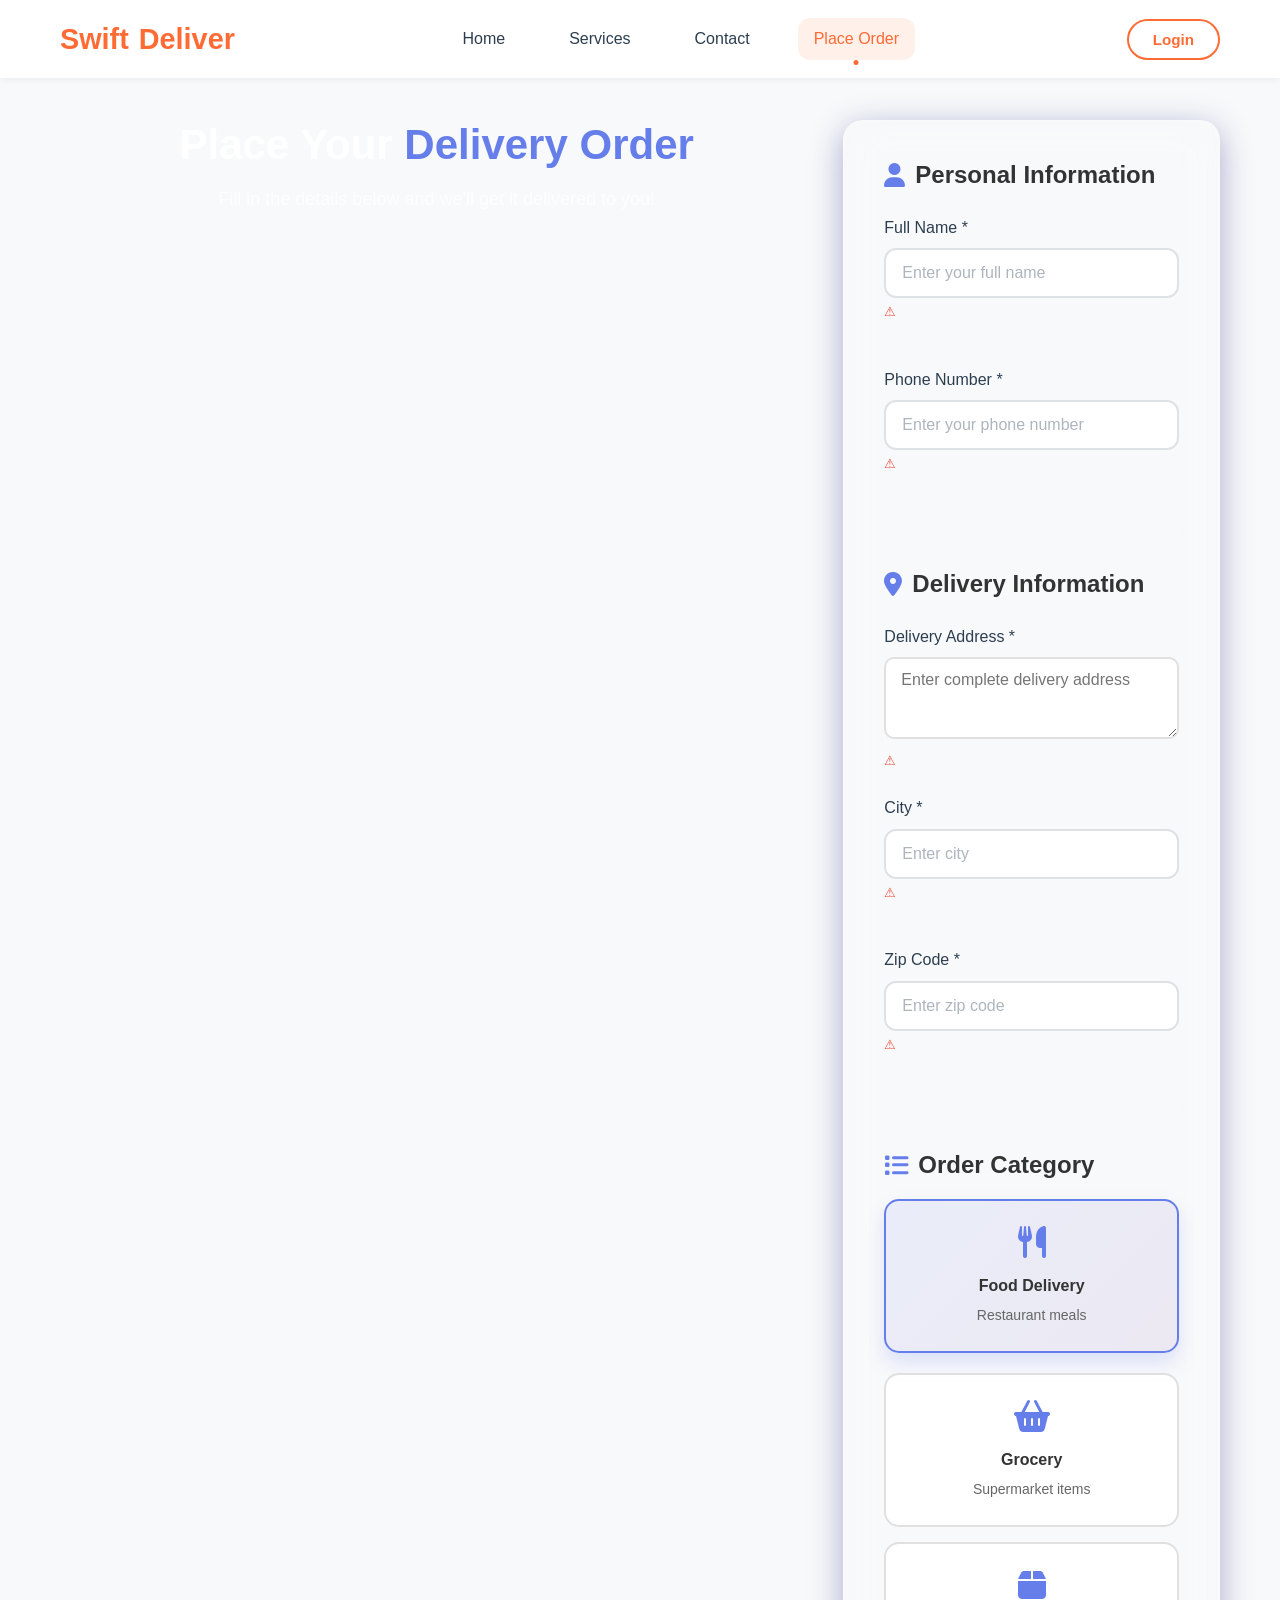
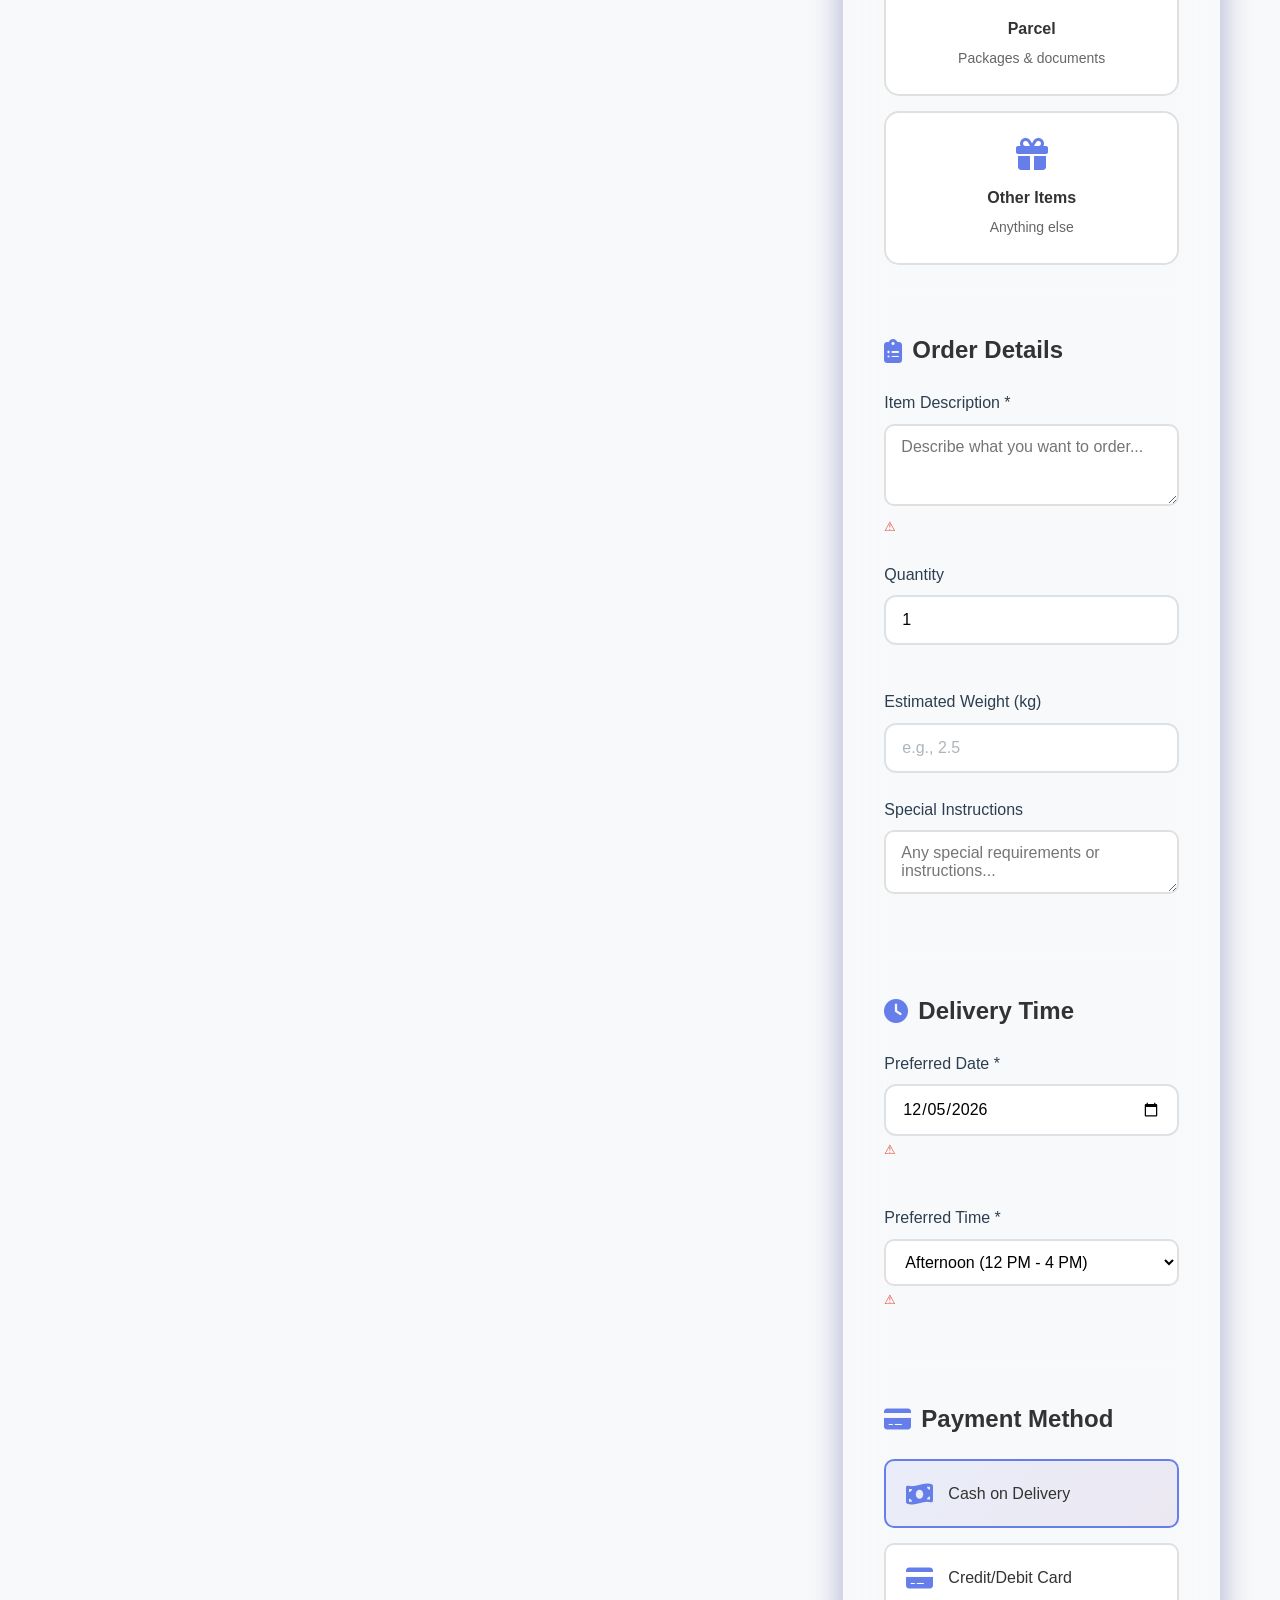
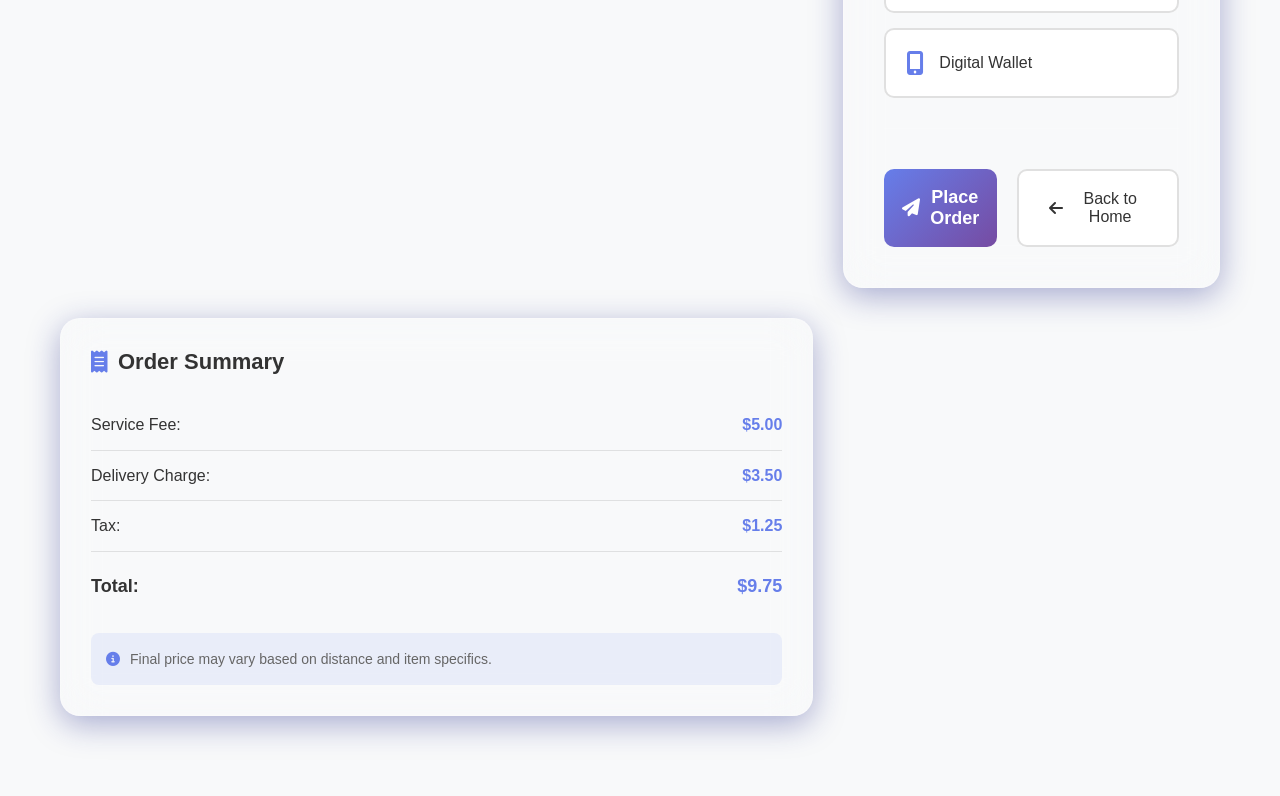
<file: order.html>
<!DOCTYPE html>
<html lang="en">
<head>
    <meta charset="UTF-8">
    <meta name="viewport" content="width=device-width, initial-scale=1.0">
    <title>Place Your Order - SwiftDeliver</title>
    <link rel="stylesheet" href="style.css">
    <link rel="stylesheet" href="order.css">
    <link rel="stylesheet" href="https://cdnjs.cloudflare.com/ajax/libs/font-awesome/6.4.0/css/all.min.css">
</head>
<body>
    <!-- Navigation -->
    <nav class="navbar">
        <div class="container">
            <a href="index.html" class="logo">Swift<span>Deliver</span></a>
            <ul class="nav-links">
                <li><a href="index.html">Home</a></li>
                <li><a href="index.html#services">Services</a></li>
                <li><a href="index.html#contact">Contact</a></li>
                <li><a href="order.html" class="active">Place Order</a></li>
            </ul>
            <div class="auth-buttons">
                <button class="btn-login" id="loginBtn">Login</button>
            </div>
        </div>
    </nav>

    <!-- Order Form Section -->
    <section class="order-section">
        <div class="container">
            <div class="order-header">
                <h1>Place Your <span>Delivery Order</span></h1>
                <p>Fill in the details below and we'll get it delivered to you!</p>
            </div>
            
            <div class="order-form-container glass">
                <form id="orderForm">
                    <!-- Personal Information -->
                    <div class="form-section">
                        <h2><i class="fas fa-user"></i> Personal Information</h2>
                        <div class="form-grid">
                            <div class="form-group">
                                <label for="fullName">Full Name *</label>
                                <input type="text" id="fullName" required placeholder="Enter your full name">
                                <div class="error" id="fullNameError"></div>
                            </div>
                            <div class="form-group">
                                <label for="phoneNumber">Phone Number *</label>
                                <input type="tel" id="phoneNumber" required placeholder="Enter your phone number">
                                <div class="error" id="phoneNumberError"></div>
                            </div>
                        </div>
                    </div>
                    
                    <!-- Delivery Information -->
                    <div class="form-section">
                        <h2><i class="fas fa-map-marker-alt"></i> Delivery Information</h2>
                        <div class="form-group">
                            <label for="deliveryAddress">Delivery Address *</label>
                            <textarea id="deliveryAddress" rows="3" required placeholder="Enter complete delivery address"></textarea>
                            <div class="error" id="deliveryAddressError"></div>
                        </div>
                        <div class="form-grid">
                            <div class="form-group">
                                <label for="city">City *</label>
                                <input type="text" id="city" required placeholder="Enter city">
                                <div class="error" id="cityError"></div>
                            </div>
                            <div class="form-group">
                                <label for="zipCode">Zip Code *</label>
                                <input type="text" id="zipCode" required placeholder="Enter zip code">
                                <div class="error" id="zipCodeError"></div>
                            </div>
                        </div>
                    </div>
                    
                    <!-- Order Category -->
                    <div class="form-section">
                        <h2><i class="fas fa-list"></i> Order Category</h2>
                        <div class="category-grid">
                            <div class="category-option">
                                <input type="radio" id="food" name="category" value="food" checked>
                                <label for="food">
                                    <i class="fas fa-utensils"></i>
                                    <span>Food Delivery</span>
                                    <small>Restaurant meals</small>
                                </label>
                            </div>
                            <div class="category-option">
                                <input type="radio" id="grocery" name="category" value="grocery">
                                <label for="grocery">
                                    <i class="fas fa-shopping-basket"></i>
                                    <span>Grocery</span>
                                    <small>Supermarket items</small>
                                </label>
                            </div>
                            <div class="category-option">
                                <input type="radio" id="parcel" name="category" value="parcel">
                                <label for="parcel">
                                    <i class="fas fa-box"></i>
                                    <span>Parcel</span>
                                    <small>Packages & documents</small>
                                </label>
                            </div>
                            <div class="category-option">
                                <input type="radio" id="other" name="category" value="other">
                                <label for="other">
                                    <i class="fas fa-gift"></i>
                                    <span>Other Items</span>
                                    <small>Anything else</small>
                                </label>
                            </div>
                        </div>
                    </div>
                    
                    <!-- Order Details -->
                    <div class="form-section">
                        <h2><i class="fas fa-clipboard-list"></i> Order Details</h2>
                        <div class="form-group">
                            <label for="orderDescription">Item Description *</label>
                            <textarea id="orderDescription" rows="3" required placeholder="Describe what you want to order..."></textarea>
                            <div class="error" id="orderDescriptionError"></div>
                        </div>
                        <div class="form-grid">
                            <div class="form-group">
                                <label for="quantity">Quantity</label>
                                <input type="number" id="quantity" min="1" value="1" placeholder="How many items?">
                            </div>
                            <div class="form-group">
                                <label for="weight">Estimated Weight (kg)</label>
                                <input type="number" id="weight" min="0.1" step="0.1" placeholder="e.g., 2.5">
                            </div>
                        </div>
                        <div class="form-group">
                            <label for="specialInstructions">Special Instructions</label>
                            <textarea id="specialInstructions" rows="2" placeholder="Any special requirements or instructions..."></textarea>
                        </div>
                    </div>
                    
                    <!-- Delivery Time -->
                    <div class="form-section">
                        <h2><i class="fas fa-clock"></i> Delivery Time</h2>
                        <div class="form-grid">
                            <div class="form-group">
                                <label for="deliveryDate">Preferred Date *</label>
                                <input type="date" id="deliveryDate" required>
                                <div class="error" id="deliveryDateError"></div>
                            </div>
                            <div class="form-group">
                                <label for="deliveryTime">Preferred Time *</label>
                                <select id="deliveryTime" required>
                                    <option value="">Select time</option>
                                    <option value="morning">Morning (8 AM - 12 PM)</option>
                                    <option value="afternoon">Afternoon (12 PM - 4 PM)</option>
                                    <option value="evening">Evening (4 PM - 8 PM)</option>
                                    <option value="night">Night (8 PM - 11 PM)</option>
                                </select>
                                <div class="error" id="deliveryTimeError"></div>
                            </div>
                        </div>
                    </div>
                    
                    <!-- Payment Method -->
                    <div class="form-section">
                        <h2><i class="fas fa-credit-card"></i> Payment Method</h2>
                        <div class="payment-options">
                            <div class="payment-option">
                                <input type="radio" id="cash" name="payment" value="cash" checked>
                                <label for="cash">
                                    <i class="fas fa-money-bill-wave"></i>
                                    <span>Cash on Delivery</span>
                                </label>
                            </div>
                            <div class="payment-option">
                                <input type="radio" id="card" name="payment" value="card">
                                <label for="card">
                                    <i class="fas fa-credit-card"></i>
                                    <span>Credit/Debit Card</span>
                                </label>
                            </div>
                            <div class="payment-option">
                                <input type="radio" id="digital" name="payment" value="digital">
                                <label for="digital">
                                    <i class="fas fa-mobile-alt"></i>
                                    <span>Digital Wallet</span>
                                </label>
                            </div>
                        </div>
                    </div>
                    
                    <!-- Submit Button -->
                    <div class="form-actions">
                        <button type="submit" class="btn-submit-order">
                            <i class="fas fa-paper-plane"></i> Place Order
                        </button>
                        <button type="button" class="btn-back" onclick="window.location.href='index.html'">
                            <i class="fas fa-arrow-left"></i> Back to Home
                        </button>
                    </div>
                </form>
            </div>
            
            <!-- Order Summary (Optional Sidebar) -->
            <div class="order-summary glass">
                <h3><i class="fas fa-receipt"></i> Order Summary</h3>
                <div class="summary-details">
                    <div class="summary-item">
                        <span>Service Fee:</span>
                        <span class="price">$5.00</span>
                    </div>
                    <div class="summary-item">
                        <span>Delivery Charge:</span>
                        <span class="price">$3.50</span>
                    </div>
                    <div class="summary-item">
                        <span>Tax:</span>
                        <span class="price">$1.25</span>
                    </div>
                    <div class="summary-item total">
                        <span>Total:</span>
                        <span class="price">$9.75</span>
                    </div>
                </div>
                <div class="summary-note">
                    <p><i class="fas fa-info-circle"></i> Final price may vary based on distance and item specifics.</p>
                </div>
            </div>
        </div>
    </section>

    <script src="order.js"></script>
</body>
</html>
</file>
<file: style.css>
/* ===== RESET & BASE STYLES ===== */
* {
    margin: 0;
    padding: 0;
    box-sizing: border-box;
}

:root {
    --primary-color: #FF6B35;
    --primary-dark: #E85A2A;
    --primary-light: #FF8B5C;
    --secondary-color: #2D3047;
    --accent-color: #00C9B7;
    --text-dark: #2C3E50;
    --text-light: #7F8C8D;
    --background-light: #F8F9FA;
    --background-dark: #2D3047;
    --white: #FFFFFF;
    --gray-100: #F8F9FA;
    --gray-200: #E9ECEF;
    --gray-300: #DEE2E6;
    --gray-400: #CED4DA;
    --gray-500: #ADB5BD;
    --success-color: #2ECC71;
    --warning-color: #FFC107;
    --error-color: #E74C3C;
    --shadow-sm: 0 2px 8px rgba(0, 0, 0, 0.05);
    --shadow-md: 0 4px 16px rgba(0, 0, 0, 0.1);
    --shadow-lg: 0 8px 32px rgba(0, 0, 0, 0.15);
    --shadow-glass: 0 8px 32px 0 rgba(31, 38, 135, 0.37);
    --radius-sm: 8px;
    --radius-md: 12px;
    --radius-lg: 20px;
    --radius-xl: 30px;
    --transition-fast: 0.2s ease;
    --transition-normal: 0.3s ease;
    --transition-slow: 0.5s ease;
}

html {
    scroll-behavior: smooth;
}

body {
    font-family: 'Poppins', sans-serif;
    line-height: 1.6;
    color: var(--text-dark);
    background-color: var(--background-light);
    overflow-x: hidden;
}

.container {
    width: 100%;
    max-width: 1200px;
    margin: 0 auto;
    padding: 0 20px;
}

/* ===== TYPOGRAPHY ===== */
h1, h2, h3, h4, h5, h6 {
    font-family: 'Montserrat', sans-serif;
    font-weight: 700;
    line-height: 1.2;
    margin-bottom: 1rem;
}

h1 {
    font-size: 3.5rem;
    font-weight: 900;
}

h2 {
    font-size: 2.5rem;
}

h3 {
    font-size: 1.75rem;
}

p {
    margin-bottom: 1rem;
    color: var(--text-light);
}

/* ===== BUTTONS ===== */
.btn-primary {
    display: inline-flex;
    align-items: center;
    gap: 10px;
    background: linear-gradient(135deg, var(--primary-color), var(--primary-dark));
    color: var(--white);
    padding: 14px 32px;
    border: none;
    border-radius: var(--radius-xl);
    font-size: 1rem;
    font-weight: 600;
    text-decoration: none;
    cursor: pointer;
    transition: all var(--transition-normal);
    box-shadow: var(--shadow-md);
    position: relative;
    overflow: hidden;
}

.btn-primary:hover {
    transform: translateY(-3px);
    box-shadow: var(--shadow-lg);
    background: linear-gradient(135deg, var(--primary-dark), var(--primary-color));
}

.btn-primary:active {
    transform: translateY(-1px);
}

.btn-primary i {
    font-size: 1.1rem;
}

.btn-large {
    padding: 18px 40px;
    font-size: 1.1rem;
}

.btn-secondary {
    display: inline-flex;
    align-items: center;
    gap: 10px;
    background: var(--white);
    color: var(--primary-color);
    padding: 14px 32px;
    border: 2px solid var(--primary-color);
    border-radius: var(--radius-xl);
    font-size: 1rem;
    font-weight: 600;
    text-decoration: none;
    cursor: pointer;
    transition: all var(--transition-normal);
    box-shadow: var(--shadow-sm);
}

.btn-secondary:hover {
    background: var(--primary-color);
    color: var(--white);
    transform: translateY(-3px);
    box-shadow: var(--shadow-md);
}

/* ===== GLASS MORPHISM ===== */
.glass {
    background: rgba(255, 255, 255, 0.1);
    backdrop-filter: blur(20px);
    -webkit-backdrop-filter: blur(20px);
    border: 1px solid rgba(255, 255, 255, 0.2);
    border-radius: var(--radius-lg);
    box-shadow: var(--shadow-glass);
}

/* ===== NAVIGATION ===== */
.navbar {
    position: fixed;
    top: 0;
    left: 0;
    right: 0;
    background: rgba(255, 255, 255, 0.95);
    backdrop-filter: blur(10px);
    -webkit-backdrop-filter: blur(10px);
    padding: 1rem 0;
    z-index: 1000;
    box-shadow: var(--shadow-sm);
    transition: all var(--transition-normal);
}

.navbar .container {
    display: flex;
    justify-content: space-between;
    align-items: center;
}

.logo {
    display: flex;
    align-items: center;
    gap: 10px;
    font-family: 'Montserrat', sans-serif;
    font-size: 1.8rem;
    font-weight: 900;
    color: var(--primary-color);
    text-decoration: none;
    transition: transform var(--transition-normal);
}

.logo:hover {
    transform: scale(1.05);
}

.logo i {
    font-size: 2rem;
    color: var(--accent-color);
}

.menu-toggle {
    display: none;
    font-size: 1.5rem;
    color: var(--primary-color);
    cursor: pointer;
    padding: 5px;
    background: var(--gray-100);
    border-radius: var(--radius-sm);
}

.nav-links {
    display: flex;
    list-style: none;
    gap: 2rem;
}

.nav-links a {
    display: flex;
    align-items: center;
    gap: 8px;
    color: var(--text-dark);
    text-decoration: none;
    font-weight: 500;
    padding: 8px 16px;
    border-radius: var(--radius-md);
    transition: all var(--transition-normal);
    position: relative;
}

.nav-links a:hover {
    color: var(--primary-color);
    background: rgba(255, 107, 53, 0.1);
}

.nav-links a.active {
    color: var(--primary-color);
    background: rgba(255, 107, 53, 0.1);
}

.nav-links a.active::after {
    content: '';
    position: absolute;
    bottom: -5px;
    left: 50%;
    transform: translateX(-50%);
    width: 5px;
    height: 5px;
    background: var(--primary-color);
    border-radius: 50%;
}

.auth-buttons {
    display: flex;
    gap: 1rem;
}

.btn-login, .btn-register {
    display: flex;
    align-items: center;
    gap: 8px;
    padding: 10px 24px;
    border: none;
    border-radius: var(--radius-xl);
    font-weight: 600;
    cursor: pointer;
    transition: all var(--transition-normal);
    font-size: 0.95rem;
}

.btn-login {
    background: transparent;
    color: var(--primary-color);
    border: 2px solid var(--primary-color);
}

.btn-login:hover {
    background: var(--primary-color);
    color: var(--white);
    transform: translateY(-2px);
}

.btn-register {
    background: linear-gradient(135deg, var(--primary-color), var(--primary-dark));
    color: var(--white);
}

.btn-register:hover {
    background: linear-gradient(135deg, var(--primary-dark), var(--primary-color));
    transform: translateY(-2px);
    box-shadow: var(--shadow-md);
}

/* ===== HERO SECTION ===== */
.hero {
    padding: 160px 0 80px;
    background: linear-gradient(135deg, #FF6B35 0%, #FF8B5C 100%);
    color: var(--white);
    position: relative;
    overflow: hidden;
}

.hero::before {
    content: '';
    position: absolute;
    top: 0;
    left: 0;
    right: 0;
    bottom: 0;
    background: url('data:image/svg+xml,<svg xmlns="http://www.w3.org/2000/svg" viewBox="0 0 1440 320"><path fill="%23ffffff" fill-opacity="0.1" d="M0,96L48,112C96,128,192,160,288,160C384,160,480,128,576,112C672,96,768,96,864,112C960,128,1056,160,1152,160C1248,160,1344,128,1392,112L1440,96L1440,320L1392,320C1344,320,1248,320,1152,320C1056,320,960,320,864,320C768,320,672,320,576,320C480,320,384,320,288,320C192,320,96,320,48,320L0,320Z"></path></svg>');
    background-repeat: no-repeat;
    background-position: bottom;
    background-size: cover;
}

.hero .container {
    display: grid;
    grid-template-columns: 1fr 1fr;
    gap: 4rem;
    align-items: center;
    position: relative;
    z-index: 1;
}

.hero-content {
    animation: fadeInLeft 1s ease;
}

.hero-title {
    font-size: 3.5rem;
    margin-bottom: 1.5rem;
    color: var(--white);
    line-height: 1.1;
}

.hero-highlight {
    color: var(--accent-color);
    display: inline-block;
    animation: pulse 2s infinite;
}

.hero-subtitle {
    font-size: 1.2rem;
    margin-bottom: 2rem;
    color: rgba(255, 255, 255, 0.9);
    max-width: 500px;
}

.hero-buttons {
    display: flex;
    gap: 1rem;
    margin-bottom: 3rem;
    flex-wrap: wrap;
}

.hero-stats {
    display: flex;
    gap: 2rem;
    margin-top: 2rem;
}

.stat-item h3 {
    font-size: 2rem;
    color: var(--white);
    margin-bottom: 0.5rem;
}

.stat-item p {
    color: rgba(255, 255, 255, 0.8);
    margin: 0;
    font-size: 0.9rem;
}

.hero-image {
    animation: fadeInRight 1s ease;
}

.image-wrapper {
    position: relative;
    border-radius: var(--radius-xl);
    overflow: hidden;
    box-shadow: var(--shadow-lg);
    transform: perspective(1000px) rotateY(-10deg);
    transition: transform var(--transition-normal);
}

.image-wrapper:hover {
    transform: perspective(1000px) rotateY(0deg);
}

.image-wrapper img {
    width: 100%;
    height: auto;
    display: block;
    transition: transform var(--transition-normal);
}

.image-wrapper:hover img {
    transform: scale(1.05);
}

/* ===== SECTION STYLES ===== */
section {
    padding: 80px 0;
}

.section-header {
    text-align: center;
    margin-bottom: 3rem;
}

.section-title {
    font-size: 2.5rem;
    margin-bottom: 1rem;
    color: var(--text-dark);
}

.section-title span {
    color: var(--primary-color);
}

.section-subtitle {
    color: var(--text-light);
    font-size: 1.1rem;
    max-width: 600px;
    margin: 0 auto;
}

/* ===== SERVICES ===== */
.services {
    background: var(--white);
}

.services-grid {
    display: grid;
    grid-template-columns: repeat(auto-fit, minmax(300px, 1fr));
    gap: 2rem;
}

.service-card {
    background: var(--white);
    padding: 2.5rem 2rem;
    border-radius: var(--radius-lg);
    box-shadow: var(--shadow-md);
    transition: all var(--transition-normal);
    position: relative;
    overflow: hidden;
    border: 1px solid var(--gray-200);
}

.service-card:hover {
    transform: translateY(-10px);
    box-shadow: var(--shadow-lg);
    border-color: var(--primary-light);
}

.service-card::before {
    content: '';
    position: absolute;
    top: 0;
    left: 0;
    right: 0;
    height: 4px;
    background: linear-gradient(90deg, var(--primary-color), var(--accent-color));
}

.service-icon {
    width: 70px;
    height: 70px;
    background: linear-gradient(135deg, var(--primary-light), var(--primary-color));
    border-radius: var(--radius-md);
    display: flex;
    align-items: center;
    justify-content: center;
    margin-bottom: 1.5rem;
    color: var(--white);
    font-size: 1.8rem;
}

.service-card h3 {
    font-size: 1.5rem;
    margin-bottom: 1rem;
    color: var(--text-dark);
}

.service-card p {
    color: var(--text-light);
    margin-bottom: 1.5rem;
}

.service-link {
    display: inline-flex;
    align-items: center;
    gap: 8px;
    color: var(--primary-color);
    text-decoration: none;
    font-weight: 600;
    transition: gap var(--transition-normal);
}

.service-link:hover {
    gap: 15px;
}

/* ===== HOW IT WORKS ===== */
.how-it-works {
    background: var(--background-light);
}

.steps-container {
    display: grid;
    grid-template-columns: repeat(auto-fit, minmax(280px, 1fr));
    gap: 2rem;
    position: relative;
}

.steps-container::before {
    content: '';
    position: absolute;
    top: 50%;
    left: 0;
    right: 0;
    height: 2px;
    background: linear-gradient(90deg, transparent, var(--primary-light), transparent);
    z-index: 0;
}

.step {
    background: var(--white);
    padding: 2.5rem 2rem;
    border-radius: var(--radius-lg);
    text-align: center;
    position: relative;
    z-index: 1;
    box-shadow: var(--shadow-md);
    transition: transform var(--transition-normal);
}

.step:hover {
    transform: translateY(-5px);
}

.step-number {
    position: absolute;
    top: -20px;
    left: 50%;
    transform: translateX(-50%);
    width: 40px;
    height: 40px;
    background: var(--primary-color);
    color: var(--white);
    border-radius: 50%;
    display: flex;
    align-items: center;
    justify-content: center;
    font-weight: 700;
    font-size: 0.9rem;
}

.step-icon {
    width: 80px;
    height: 80px;
    background: linear-gradient(135deg, var(--primary-color), var(--accent-color));
    border-radius: 50%;
    display: flex;
    align-items: center;
    justify-content: center;
    margin: 0 auto 1.5rem;
    color: var(--white);
    font-size: 2rem;
}

.step h3 {
    font-size: 1.4rem;
    margin-bottom: 1rem;
    color: var(--text-dark);
}

/* ===== TESTIMONIALS ===== */
.testimonials-grid {
    display: grid;
    grid-template-columns: repeat(auto-fit, minmax(300px, 1fr));
    gap: 2rem;
}

.testimonial-card {
    background: var(--white);
    padding: 2rem;
    border-radius: var(--radius-lg);
    box-shadow: var(--shadow-md);
    transition: transform var(--transition-normal);
}

.testimonial-card:hover {
    transform: translateY(-5px);
}

.testimonial-content {
    background: var(--gray-100);
    padding: 1.5rem;
    border-radius: var(--radius-md);
    margin-bottom: 1.5rem;
    position: relative;
}

.testimonial-content::before {
    content: '"';
    position: absolute;
    top: -20px;
    left: 20px;
    font-size: 4rem;
    color: var(--primary-light);
    opacity: 0.3;
    font-family: serif;
}

.testimonial-content p {
    font-style: italic;
    color: var(--text-dark);
    margin: 0;
}

.testimonial-author {
    display: flex;
    align-items: center;
    gap: 1rem;
}

.testimonial-author img {
    width: 60px;
    height: 60px;
    border-radius: 50%;
    object-fit: cover;
    border: 3px solid var(--primary-light);
}

.testimonial-author h4 {
    margin: 0 0 0.5rem 0;
    color: var(--text-dark);
}

/* ===== TESTIMONIALS CONTINUED ===== */
.testimonials {
    background: var(--white);
}

.testimonial-author h4 {
    margin: 0 0 0.5rem 0;
    color: var(--text-dark);
}

.stars {
    color: var(--warning-color);
    font-size: 0.9rem;
}

/* ===== CTA SECTION ===== */
.cta-section {
    background: linear-gradient(135deg, var(--secondary-color), #1A1B2E);
    color: var(--white);
    text-align: center;
    padding: 100px 0;
    position: relative;
    overflow: hidden;
}

.cta-section::before {
    content: '';
    position: absolute;
    top: 0;
    left: 0;
    right: 0;
    bottom: 0;
    background: 
        radial-gradient(circle at 20% 80%, rgba(255, 107, 53, 0.1) 0%, transparent 50%),
        radial-gradient(circle at 80% 20%, rgba(0, 201, 183, 0.1) 0%, transparent 50%);
}

.cta-content {
    position: relative;
    z-index: 1;
    max-width: 800px;
    margin: 0 auto;
}

.cta-content h2 {
    font-size: 3rem;
    margin-bottom: 1.5rem;
    color: var(--white);
}

.cta-content p {
    font-size: 1.2rem;
    color: rgba(255, 255, 255, 0.9);
    margin-bottom: 2.5rem;
    max-width: 600px;
    margin-left: auto;
    margin-right: auto;
}

/* ===== MODAL STYLES ===== */
.modal {
    display: none;
    position: fixed;
    top: 0;
    left: 0;
    width: 100%;
    height: 100%;
    background: rgba(0, 0, 0, 0.7);
    backdrop-filter: blur(5px);
    z-index: 2000;
    animation: fadeIn var(--transition-normal);
}

.modal-content {
    position: absolute;
    top: 50%;
    left: 50%;
    transform: translate(-50%, -50%);
    width: 90%;
    max-width: 450px;
    padding: 40px;
    border-radius: var(--radius-xl);
    animation: slideDown 0.3s ease;
}

.modal-header {
    text-align: center;
    margin-bottom: 2rem;
}

.modal-header h2 {
    display: flex;
    align-items: center;
    justify-content: center;
    gap: 10px;
    color: var(--primary-color);
    font-size: 2rem;
    margin-bottom: 0.5rem;
}

.modal-header p {
    color: var(--text-light);
    margin: 0;
}

.close {
    position: absolute;
    top: 20px;
    right: 20px;
    font-size: 1.5rem;
    color: var(--text-light);
    cursor: pointer;
    transition: color var(--transition-fast);
    width: 30px;
    height: 30px;
    display: flex;
    align-items: center;
    justify-content: center;
    border-radius: 50%;
    background: var(--gray-100);
}

.close:hover {
    color: var(--primary-color);
    background: var(--gray-200);
}

/* ===== FORM STYLES ===== */
.form-group {
    margin-bottom: 1.5rem;
}

.form-group label {
    display: flex;
    align-items: center;
    gap: 8px;
    margin-bottom: 0.5rem;
    color: var(--text-dark);
    font-weight: 500;
}

.form-group label i {
    color: var(--primary-color);
    width: 20px;
}

.form-group input {
    width: 100%;
    padding: 14px 16px;
    border: 2px solid var(--gray-300);
    border-radius: var(--radius-md);
    font-size: 1rem;
    font-family: 'Poppins', sans-serif;
    transition: all var(--transition-fast);
    background: var(--white);
}

.form-group input:focus {
    outline: none;
    border-color: var(--primary-color);
    box-shadow: 0 0 0 3px rgba(255, 107, 53, 0.1);
}

.form-group input::placeholder {
    color: var(--gray-500);
}

.error {
    color: var(--error-color);
    font-size: 0.875rem;
    margin-top: 0.25rem;
    min-height: 20px;
    display: flex;
    align-items: center;
    gap: 5px;
}

.error::before {
    content: '⚠';
    font-size: 0.8rem;
}

.form-options {
    display: flex;
    justify-content: space-between;
    align-items: center;
    margin-bottom: 1.5rem;
}

.checkbox {
    display: flex;
    align-items: center;
    gap: 8px;
    cursor: pointer;
    font-size: 0.9rem;
    color: var(--text-light);
}

.checkbox input[type="checkbox"] {
    width: 18px;
    height: 18px;
    accent-color: var(--primary-color);
}

.forgot-password {
    color: var(--primary-color);
    text-decoration: none;
    font-size: 0.9rem;
    font-weight: 500;
}

.forgot-password:hover {
    text-decoration: underline;
}

.btn-submit {
    width: 100%;
    padding: 16px;
    background: linear-gradient(135deg, var(--primary-color), var(--primary-dark));
    color: var(--white);
    border: none;
    border-radius: var(--radius-lg);
    font-size: 1rem;
    font-weight: 600;
    cursor: pointer;
    transition: all var(--transition-normal);
    display: flex;
    align-items: center;
    justify-content: center;
    gap: 10px;
    margin: 2rem 0;
}

.btn-submit:hover {
    transform: translateY(-2px);
    box-shadow: var(--shadow-md);
}

.btn-submit:active {
    transform: translateY(0);
}

.form-footer {
    text-align: center;
    padding-top: 1.5rem;
    border-top: 1px solid var(--gray-200);
}

.form-footer p {
    margin: 0;
    color: var(--text-light);
    font-size: 0.95rem;
}

.form-footer a {
    color: var(--primary-color);
    text-decoration: none;
    font-weight: 600;
}

.form-footer a:hover {
    text-decoration: underline;
}

/* ===== FOOTER ===== */
footer {
    background: var(--background-dark);
    color: var(--white);
    padding: 80px 0 40px;
}

.footer-content {
    display: grid;
    grid-template-columns: repeat(auto-fit, minmax(250px, 1fr));
    gap: 3rem;
    margin-bottom: 3rem;
}

.footer-section .logo {
    color: var(--white);
    font-size: 2rem;
    margin-bottom: 1.5rem;
}

.footer-section .logo i {
    color: var(--accent-color);
}

.footer-section p {
    color: rgba(255, 255, 255, 0.8);
    margin-bottom: 1.5rem;
    font-size: 1rem;
}

.footer-section h3 {
    color: var(--white);
    font-size: 1.3rem;
    margin-bottom: 1.5rem;
    position: relative;
    padding-bottom: 10px;
}

.footer-section h3::after {
    content: '';
    position: absolute;
    bottom: 0;
    left: 0;
    width: 40px;
    height: 3px;
    background: var(--primary-color);
    border-radius: 2px;
}

.footer-section ul {
    list-style: none;
}

.footer-section ul li {
    margin-bottom: 0.75rem;
}

.footer-section ul li a {
    color: rgba(255, 255, 255, 0.8);
    text-decoration: none;
    transition: all var(--transition-fast);
    display: flex;
    align-items: center;
    gap: 8px;
}

.footer-section ul li a:hover {
    color: var(--primary-color);
    transform: translateX(5px);
}

.footer-section ul li a::before {
    content: '→';
    opacity: 0;
    transition: opacity var(--transition-fast);
}

.footer-section ul li a:hover::before {
    opacity: 1;
}

.contact-info li {
    display: flex;
    align-items: flex-start;
    gap: 12px;
    color: rgba(255, 255, 255, 0.8);
    margin-bottom: 1rem;
}

.contact-info i {
    color: var(--accent-color);
    width: 20px;
    margin-top: 3px;
}

.social-links {
    display: flex;
    gap: 1rem;
}

.social-links a {
    width: 40px;
    height: 40px;
    background: rgba(255, 255, 255, 0.1);
    border-radius: 50%;
    display: flex;
    align-items: center;
    justify-content: center;
    color: var(--white);
    text-decoration: none;
    transition: all var(--transition-normal);
}

.social-links a:hover {
    background: var(--primary-color);
    transform: translateY(-3px);
}

.footer-bottom {
    text-align: center;
    padding-top: 2rem;
    border-top: 1px solid rgba(255, 255, 255, 0.1);
}

.footer-bottom p {
    color: rgba(255, 255, 255, 0.6);
    margin: 0;
    font-size: 0.9rem;
}

/* ===== ANIMATIONS ===== */
@keyframes fadeIn {
    from { opacity: 0; }
    to { opacity: 1; }
}

@keyframes fadeInLeft {
    from {
        opacity: 0;
        transform: translateX(-30px);
    }
    to {
        opacity: 1;
        transform: translateX(0);
    }
}

@keyframes fadeInRight {
    from {
        opacity: 0;
        transform: translateX(30px);
    }
    to {
        opacity: 1;
        transform: translateX(0);
    }
}

@keyframes slideDown {
    from {
        opacity: 0;
        transform: translate(-50%, -60%);
    }
    to {
        opacity: 1;
        transform: translate(-50%, -50%);
    }
}

@keyframes pulse {
    0% {
        transform: scale(1);
    }
    50% {
        transform: scale(1.05);
    }
    100% {
        transform: scale(1);
    }
}

/* ===== TOAST NOTIFICATIONS ===== */
.toast {
    position: fixed;
    bottom: 30px;
    right: 30px;
    background: var(--white);
    padding: 20px 25px;
    border-radius: var(--radius-lg);
    box-shadow: var(--shadow-lg);
    display: flex;
    align-items: center;
    gap: 15px;
    z-index: 3000;
    transform: translateX(150%);
    transition: transform var(--transition-normal);
    max-width: 350px;
    border-left: 4px solid var(--success-color);
}

.toast.show {
    transform: translateX(0);
}

.toast.error {
    border-left-color: var(--error-color);
}

.toast i {
    font-size: 1.5rem;
}

.toast.success i {
    color: var(--success-color);
}

.toast.error i {
    color: var(--error-color);
}

.toast-content {
    flex: 1;
}

.toast h4 {
    margin: 0 0 5px 0;
    font-size: 1rem;
    color: var(--text-dark);
}

.toast p {
    margin: 0;
    font-size: 0.9rem;
    color: var(--text-light);
}

/* ===== RESPONSIVE DESIGN ===== */
@media (max-width: 1024px) {
    h1 {
        font-size: 3rem;
    }
    
    h2 {
        font-size: 2.2rem;
    }
    
    .hero .container {
        gap: 3rem;
    }
}

@media (max-width: 768px) {
    .menu-toggle {
        display: block;
    }
    
    .nav-links {
        position: fixed;
        top: 70px;
        left: 0;
        right: 0;
        background: var(--white);
        flex-direction: column;
        padding: 2rem;
        box-shadow: var(--shadow-md);
        border-radius: var(--radius-lg);
        margin: 20px;
        transform: translateY(-100%);
        opacity: 0;
        transition: all var(--transition-normal);
        z-index: 999;
    }
    
    .nav-links.active {
        transform: translateY(0);
        opacity: 1;
    }
    
    .navbar .container {
        padding: 0 15px;
    }
    
    .auth-buttons {
        display: none;
    }
    
    .hero {
        padding: 120px 0 60px;
    }
    
    .hero .container {
        grid-template-columns: 1fr;
        text-align: center;
        gap: 3rem;
    }
    
    .hero-title {
        font-size: 2.5rem;
    }
    
    .hero-subtitle {
        font-size: 1.1rem;
        margin-left: auto;
        margin-right: auto;
    }
    
    .hero-buttons {
        justify-content: center;
    }
    
    .hero-stats {
        justify-content: center;
        flex-wrap: wrap;
    }
    
    .hero-image {
        order: -1;
    }
    
    .image-wrapper {
        transform: none;
    }
    
    .image-wrapper:hover {
        transform: none;
    }
    
    .section-title {
        font-size: 2rem;
    }
    
    .services-grid,
    .steps-container,
    .testimonials-grid {
        grid-template-columns: 1fr;
        gap: 1.5rem;
    }
    
    .cta-content h2 {
        font-size: 2.2rem;
    }
    
    .modal-content {
        width: 95%;
        padding: 30px 20px;
    }
    
    .footer-content {
        grid-template-columns: 1fr;
        gap: 2rem;
    }
}

@media (max-width: 480px) {
    .hero-title {
        font-size: 2rem;
    }
    
    .hero-buttons {
        flex-direction: column;
        align-items: center;
    }
    
    .btn-primary,
    .btn-secondary {
        width: 100%;
        justify-content: center;
    }
    
    .section-title {
        font-size: 1.8rem;
    }
    
    .modal-content {
        padding: 25px 15px;
    }
    
    .btn-submit {
        padding: 14px;
    }
    
    .toast {
        left: 15px;
        right: 15px;
        bottom: 15px;
        max-width: none;
    }
}

/* ===== UTILITY CLASSES ===== */
.text-center {
    text-align: center;
}

.mt-1 { margin-top: 1rem; }
.mt-2 { margin-top: 2rem; }
.mt-3 { margin-top: 3rem; }
.mb-1 { margin-bottom: 1rem; }
.mb-2 { margin-bottom: 2rem; }
.mb-3 { margin-bottom: 3rem; }

.hidden {
    display: none !important;
}

.loading {
    pointer-events: none;
    opacity: 0.7;
}

.loading::after {
    content: '';
    display: inline-block;
    width: 16px;
    height: 16px;
    border: 2px solid var(--gray-300);
    border-radius: 50%;
    border-top-color: var(--primary-color);
    animation: spin 1s linear infinite;
    margin-left: 10px;
}

@keyframes spin {
    to { transform: rotate(360deg); }
}

/* ===== SCROLLBAR STYLING ===== */
::-webkit-scrollbar {
    width: 10px;
}

::-webkit-scrollbar-track {
    background: var(--gray-100);
}

::-webkit-scrollbar-thumb {
    background: linear-gradient(to bottom, var(--primary-color), var(--accent-color));
    border-radius: 5px;
}

::-webkit-scrollbar-thumb:hover {
    background: linear-gradient(to bottom, var(--primary-dark), var(--primary-color));
}

/* ===== SELECTION STYLING ===== */
::selection {
    background: var(--primary-light);
    color: var(--white);
}

::-moz-selection {
    background: var(--primary-light);
    color: var(--white);
}
</file>
<file: order.css>
/* Order Page Specific Styles */
.order-section {
    padding: 120px 0 80px;
}

.order-header {
    text-align: center;
    margin-bottom: 50px;
    color: white;
}

.order-header h1 {
    font-size: 42px;
    margin-bottom: 15px;
}

.order-header h1 span {
    color: #667eea;
}

.order-header p {
    font-size: 18px;
    color: rgba(255, 255, 255, 0.8);
}

/* Order Form Layout */
.order-form-container {
    padding: 40px;
    margin-bottom: 30px;
}

.form-section {
    margin-bottom: 40px;
    padding-bottom: 30px;
    border-bottom: 1px solid rgba(255, 255, 255, 0.1);
}

.form-section:last-child {
    border-bottom: none;
}

.form-section h2 {
    font-size: 24px;
    margin-bottom: 25px;
    color: #333;
    display: flex;
    align-items: center;
    gap: 10px;
}

.form-section h2 i {
    color: #667eea;
}

.form-grid {
    display: grid;
    grid-template-columns: repeat(auto-fit, minmax(250px, 1fr));
    gap: 20px;
}

/* Category Grid */
.category-grid {
    display: grid;
    grid-template-columns: repeat(auto-fit, minmax(200px, 1fr));
    gap: 15px;
}

.category-option {
    position: relative;
}

.category-option input[type="radio"] {
    display: none;
}

.category-option label {
    display: flex;
    flex-direction: column;
    align-items: center;
    padding: 25px 15px;
    background: rgba(255, 255, 255, 0.9);
    border: 2px solid #e0e0e0;
    border-radius: 15px;
    cursor: pointer;
    transition: all 0.3s;
    text-align: center;
}

.category-option label i {
    font-size: 32px;
    color: #667eea;
    margin-bottom: 15px;
}

.category-option label span {
    font-weight: 600;
    color: #333;
    margin-bottom: 5px;
}

.category-option label small {
    color: #666;
    font-size: 14px;
}

.category-option input[type="radio"]:checked + label {
    border-color: #667eea;
    background: linear-gradient(135deg, rgba(102, 126, 234, 0.1) 0%, rgba(118, 75, 162, 0.1) 100%);
    transform: translateY(-5px);
    box-shadow: 0 10px 20px rgba(102, 126, 234, 0.2);
}

/* Textarea Styles */
textarea {
    width: 100%;
    padding: 12px 15px;
    border: 2px solid #e0e0e0;
    border-radius: 10px;
    font-size: 16px;
    font-family: inherit;
    resize: vertical;
    transition: border-color 0.3s;
}

textarea:focus {
    outline: none;
    border-color: #667eea;
}

/* Order Page Specific Styles */
.order-section {
    padding: 120px 0 80px;
}

.order-header {
    text-align: center;
    margin-bottom: 50px;
    color: white;
}

.order-header h1 {
    font-size: 42px;
    margin-bottom: 15px;
}

.order-header h1 span {
    color: #667eea;
}

.order-header p {
    font-size: 18px;
    color: rgba(255, 255, 255, 0.8);
}

/* Order Form Layout */
.order-form-container {
    padding: 40px;
    margin-bottom: 30px;
}

.form-section {
    margin-bottom: 40px;
    padding-bottom: 30px;
    border-bottom: 1px solid rgba(255, 255, 255, 0.1);
}

.form-section:last-child {
    border-bottom: none;
}

.form-section h2 {
    font-size: 24px;
    margin-bottom: 25px;
    color: #333;
    display: flex;
    align-items: center;
    gap: 10px;
}

.form-section h2 i {
    color: #667eea;
}

.form-grid {
    display: grid;
    grid-template-columns: repeat(auto-fit, minmax(250px, 1fr));
    gap: 20px;
}

/* Category Grid */
.category-grid {
    display: grid;
    grid-template-columns: repeat(auto-fit, minmax(200px, 1fr));
    gap: 15px;
}

.category-option {
    position: relative;
}

.category-option input[type="radio"] {
    display: none;
}

.category-option label {
    display: flex;
    flex-direction: column;
    align-items: center;
    padding: 25px 15px;
    background: rgba(255, 255, 255, 0.9);
    border: 2px solid #e0e0e0;
    border-radius: 15px;
    cursor: pointer;
    transition: all 0.3s;
    text-align: center;
}

.category-option label i {
    font-size: 32px;
    color: #667eea;
    margin-bottom: 15px;
}

.category-option label span {
    font-weight: 600;
    color: #333;
    margin-bottom: 5px;
}

.category-option label small {
    color: #666;
    font-size: 14px;
}

.category-option input[type="radio"]:checked + label {
    border-color: #667eea;
    background: linear-gradient(135deg, rgba(102, 126, 234, 0.1) 0%, rgba(118, 75, 162, 0.1) 100%);
    transform: translateY(-5px);
    box-shadow: 0 10px 20px rgba(102, 126, 234, 0.2);
}

/* Textarea Styles */
textarea {
    width: 100%;
    padding: 12px 15px;
    border: 2px solid #e0e0e0;
    border-radius: 10px;
    font-size: 16px;
    font-family: inherit;
    resize: vertical;
    transition: border-color 0.3s;
}

textarea:focus {
    outline: none;
    border-color: #667eea;
}

/* Select Styles */
select {
    width: 100%;
    padding: 12px 15px;
    border: 2px solid #e0e0e0;
    border-radius: 10px;
    font-size: 16px;
    background-color: white;
    cursor: pointer;
    transition: border-color 0.3s;
}

select:focus {
    outline: none;
    border-color: #667eea;
}

/* Payment Options */
.payment-options {
    display: grid;
    grid-template-columns: repeat(auto-fit, minmax(180px, 1fr));
    gap: 15px;
}

.payment-option {
    position: relative;
}

.payment-option input[type="radio"] {
    display: none;
}

.payment-option label {
    display: flex;
    align-items: center;
    gap: 15px;
    padding: 20px;
    background: rgba(255, 255, 255, 0.9);
    border: 2px solid #e0e0e0;
    border-radius: 10px;
    cursor: pointer;
    transition: all 0.3s;
}

.payment-option label i {
    font-size: 24px;
    color: #667eea;
}

.payment-option label span {
    font-weight: 500;
    color: #333;
}

.payment-option input[type="radio"]:checked + label {
    border-color: #667eea;
    background: linear-gradient(135deg, rgba(102, 126, 234, 0.1) 0%, rgba(118, 75, 162, 0.1) 100%);
}

/* Form Actions */
.form-actions {
    display: flex;
    gap: 20px;
    margin-top: 30px;
}

.btn-submit-order {
    flex: 1;
    padding: 18px;
    background: linear-gradient(135deg, #667eea 0%, #764ba2 100%);
    color: white;
    border: none;
    border-radius: 10px;
    font-size: 18px;
    font-weight: 600;
    cursor: pointer;
    transition: all 0.3s;
    display: flex;
    align-items: center;
    justify-content: center;
    gap: 10px;
}

.btn-submit-order:hover {
    transform: translateY(-3px);
    box-shadow: 0 10px 20px rgba(102, 126, 234, 0.3);
}

.btn-back {
    padding: 18px 30px;
    background: rgba(255, 255, 255, 0.9);
    color: #333;
    border: 2px solid #e0e0e0;
    border-radius: 10px;
    font-size: 16px;
    font-weight: 500;
    cursor: pointer;
    transition: all 0.3s;
    display: flex;
    align-items: center;
    justify-content: center;
    gap: 10px;
}

.btn-back:hover {
    background: #f8f9fa;
    border-color: #667eea;
    color: #667eea;
}

/* Order Summary */
.order-summary {
    padding: 30px;
    color: #333;
}

.order-summary h3 {
    font-size: 22px;
    margin-bottom: 25px;
    display: flex;
    align-items: center;
    gap: 10px;
}

.order-summary h3 i {
    color: #667eea;
}

.summary-details {
    margin-bottom: 20px;
}

.summary-item {
    display: flex;
    justify-content: space-between;
    padding: 12px 0;
    border-bottom: 1px solid rgba(0, 0, 0, 0.1);
}

.summary-item.total {
    font-weight: 700;
    font-size: 18px;
    border-bottom: none;
    padding-top: 20px;
}

.price {
    font-weight: 600;
    color: #667eea;
}

.summary-note {
    padding: 15px;
    background: rgba(102, 126, 234, 0.1);
    border-radius: 8px;
    margin-top: 20px;
}

.summary-note p {
    margin: 0;
    font-size: 14px;
    color: #666;
    display: flex;
    align-items: center;
    gap: 10px;
}

.summary-note i {
    color: #667eea;
}

/* Responsive Design for Order Page */
@media (min-width: 992px) {
    .order-section .container {
        display: grid;
        grid-template-columns: 2fr 1fr;
        gap: 30px;
        align-items: start;
    }
    
    .order-form-container {
        margin-bottom: 0;
    }
}

@media (max-width: 768px) {
    .order-form-container {
        padding: 20px;
    }
    
    .category-grid,
    .payment-options {
        grid-template-columns: 1fr;
    }
    
    .form-actions {
        flex-direction: column;
    }
    
    .order-header h1 {
        font-size: 32px;
    }
}
</file>
